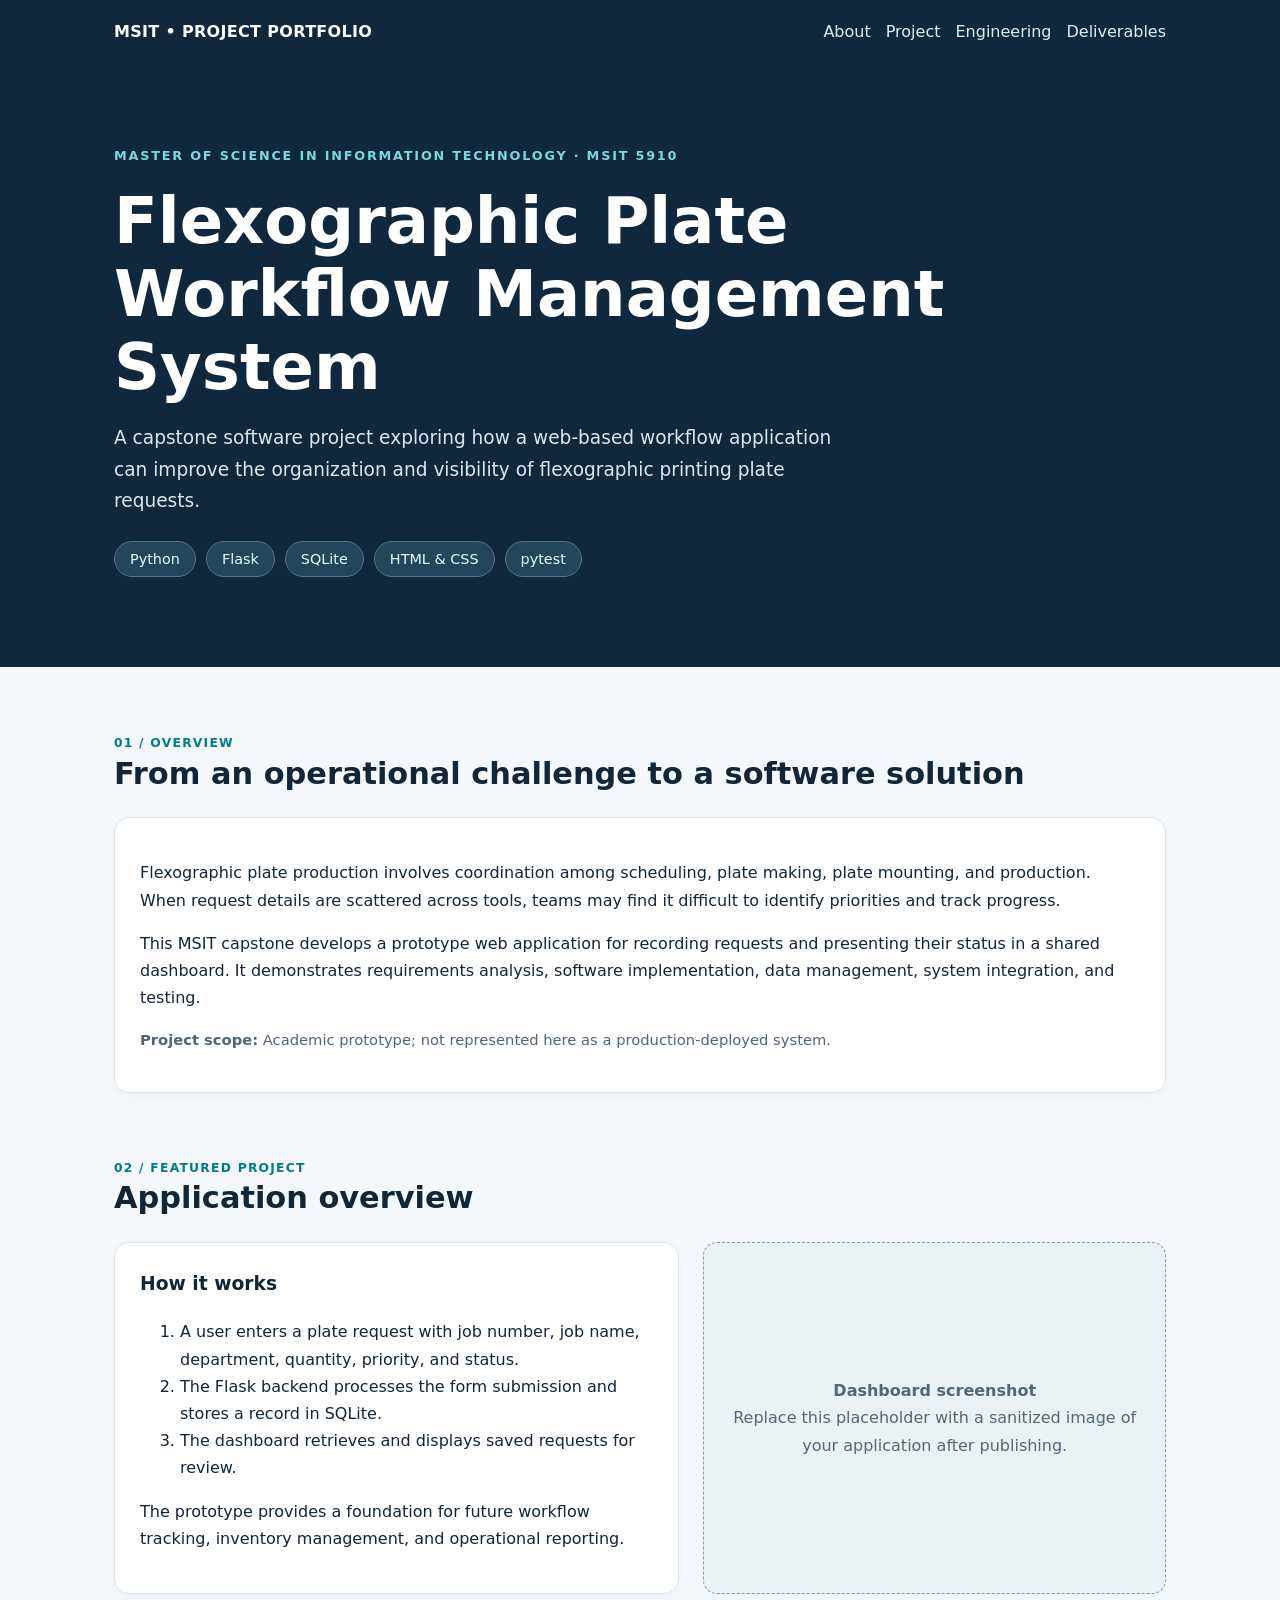
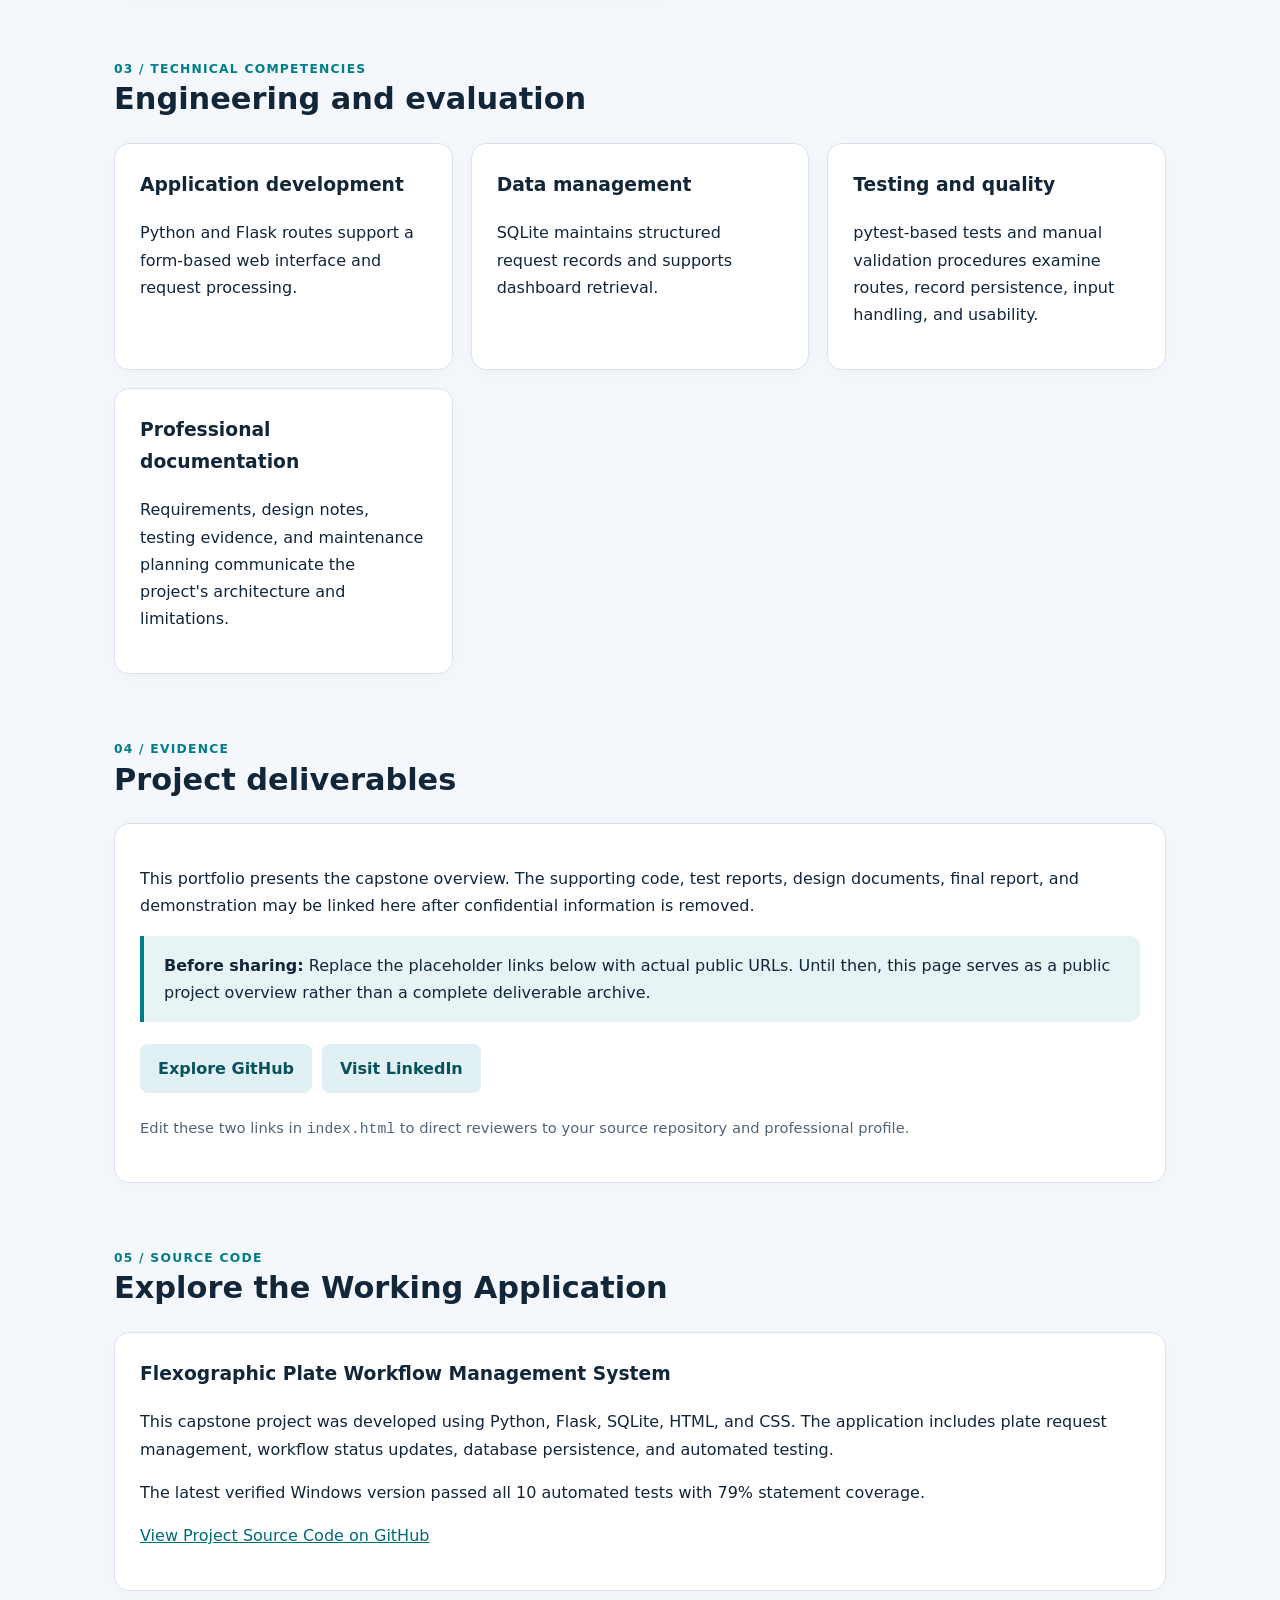
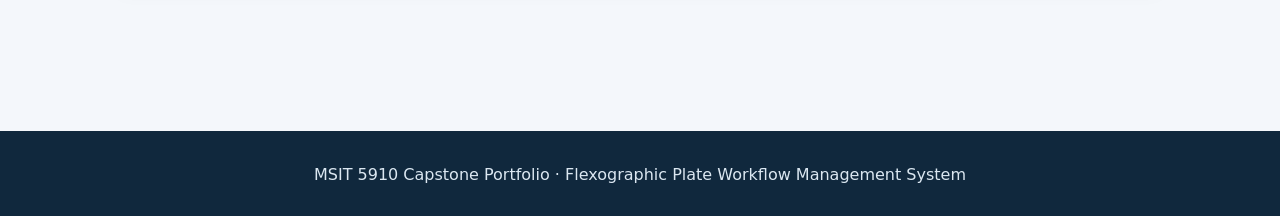
<file: index.html>
<!DOCTYPE html>
<html lang="en">
<head>
<meta charset="UTF-8"><meta name="viewport" content="width=device-width, initial-scale=1">
<meta name="description" content="MSIT 5910 capstone portfolio showcasing a Flexographic Plate Workflow Management System built with Python, Flask, SQLite, HTML and CSS.">
<title>MSIT Capstone | Flexographic Plate Workflow Management System</title>
<style>
:root{--ink:#12263a;--sub:#50647a;--accent:#007e88;--bg:#f4f7fb;--card:#fff;--line:#dbe4ec}*{box-sizing:border-box}html{scroll-behavior:smooth}body{margin:0;font:16px/1.7 system-ui,-apple-system,Segoe UI,Arial,sans-serif;color:var(--ink);background:var(--bg)}a{color:#006b78}a:focus-visible{outline:3px solid #ef9f33;outline-offset:3px}header{background:#10283d;color:#fff}nav{max-width:1100px;margin:auto;padding:18px 24px;display:flex;justify-content:space-between;align-items:center;gap:20px;flex-wrap:wrap}nav a{color:#d5f3f5;text-decoration:none;margin-left:15px}nav a:hover{text-decoration:underline}.brand{font-weight:750;letter-spacing:.02em}.hero{max-width:1100px;margin:auto;padding:82px 24px 90px}.eyebrow{text-transform:uppercase;letter-spacing:.14em;color:#75d9dd;font-weight:700;font-size:.8rem}h1{font-size:clamp(2.25rem,5.8vw,4rem);line-height:1.14;margin:18px 0;max-width:850px}h2{font-size:1.9rem;line-height:1.2;margin-top:0}.hero p{max-width:720px;color:#d9e7f1;font-size:1.16rem}.pills{display:flex;gap:10px;flex-wrap:wrap;margin-top:24px}.pills span{background:#24465d;color:#e6fbfc;border:1px solid #517589;border-radius:24px;padding:5px 15px;font-size:.9rem}main{max-width:1100px;margin:auto;padding:36px 24px 80px}section{margin:25px 0 60px}.grid{display:grid;grid-template-columns:repeat(auto-fit,minmax(260px,1fr));gap:18px}.card{background:var(--card);border:1px solid var(--line);border-radius:15px;padding:25px;box-shadow:0 4px 18px #17395a08}.card h3{margin-top:0}.tag{font-size:.77rem;text-transform:uppercase;letter-spacing:.1em;font-weight:750;color:var(--accent)}.note{border-left:4px solid var(--accent);background:#e8f3f5;padding:16px 20px;border-radius:0 10px 10px 0}.button{display:inline-block;background:#007780;color:white;text-decoration:none;border-radius:8px;padding:11px 18px;font-weight:650;margin:6px 10px 6px 0}.button:hover{background:#005961}.button.secondary{background:#e1f0f2;color:#07525d}.feature{display:grid;grid-template-columns:1.1fr .9fr;gap:24px}.mockup{background:#eaf2f6;border:1px dashed #7e9ba9;border-radius:14px;padding:35px 20px;text-align:center;color:#526878;min-height:220px;display:flex;align-items:center;justify-content:center;flex-direction:column}.small{font-size:.92rem;color:var(--sub)}footer{background:#10283d;color:#dbe7f1;padding:30px 24px;text-align:center}@media(max-width:700px){.feature{grid-template-columns:1fr}nav a{margin-left:0;margin-right:14px}.hero{padding:60px 24px}}
</style>
</head>
<body>
<header><nav aria-label="Main navigation"><span class="brand">MSIT • PROJECT PORTFOLIO</span><div><a href="#about">About</a><a href="#project">Project</a><a href="#engineering">Engineering</a><a href="#deliverables">Deliverables</a></div></nav>
<div class="hero"><div class="eyebrow">Master of Science in Information Technology · MSIT 5910</div><h1>Flexographic Plate Workflow Management System</h1><p>A capstone software project exploring how a web-based workflow application can improve the organization and visibility of flexographic printing plate requests.</p><div class="pills"><span>Python</span><span>Flask</span><span>SQLite</span><span>HTML & CSS</span><span>pytest</span></div></div></header>
<main>
<section id="about"><span class="tag">01 / Overview</span><h2>From an operational challenge to a software solution</h2><div class="card"><p>Flexographic plate production involves coordination among scheduling, plate making, plate mounting, and production. When request details are scattered across tools, teams may find it difficult to identify priorities and track progress.</p><p>This MSIT capstone develops a prototype web application for recording requests and presenting their status in a shared dashboard. It demonstrates requirements analysis, software implementation, data management, system integration, and testing.</p><p class="small"><strong>Project scope:</strong> Academic prototype; not represented here as a production-deployed system.</p></div></section>
<section id="project"><span class="tag">02 / Featured project</span><h2>Application overview</h2><div class="feature"><div class="card"><h3>How it works</h3><ol><li>A user enters a plate request with job number, job name, department, quantity, priority, and status.</li><li>The Flask backend processes the form submission and stores a record in SQLite.</li><li>The dashboard retrieves and displays saved requests for review.</li></ol><p>The prototype provides a foundation for future workflow tracking, inventory management, and operational reporting.</p></div><div class="mockup"><strong>Dashboard screenshot</strong><span>Replace this placeholder with a sanitized image of your application after publishing.</span></div></div></section>
<section id="engineering"><span class="tag">03 / Technical competencies</span><h2>Engineering and evaluation</h2><div class="grid"><article class="card"><h3>Application development</h3><p>Python and Flask routes support a form-based web interface and request processing.</p></article><article class="card"><h3>Data management</h3><p>SQLite maintains structured request records and supports dashboard retrieval.</p></article><article class="card"><h3>Testing and quality</h3><p>pytest-based tests and manual validation procedures examine routes, record persistence, input handling, and usability.</p></article><article class="card"><h3>Professional documentation</h3><p>Requirements, design notes, testing evidence, and maintenance planning communicate the project's architecture and limitations.</p></article></div></section>
<section id="deliverables"><span class="tag">04 / Evidence</span><h2>Project deliverables</h2><div class="card"><p>This portfolio presents the capstone overview. The supporting code, test reports, design documents, final report, and demonstration may be linked here after confidential information is removed.</p><div class="note"><strong>Before sharing:</strong> Replace the placeholder links below with actual public URLs. Until then, this page serves as a public project overview rather than a complete deliverable archive.</div><p><a class="button secondary" href="https://github.com" target="_blank" rel="noopener noreferrer">Explore GitHub</a><a class="button secondary" href="https://www.linkedin.com" target="_blank" rel="noopener noreferrer">Visit LinkedIn</a></p><p class="small">Edit these two links in <code>index.html</code> to direct reviewers to your source repository and professional profile.</p></div></section>

<section id="source-code">
  <span class="tag">05 / Source Code</span>
  <h2>Explore the Working Application</h2>

  <div class="card">
    <h3>Flexographic Plate Workflow Management System</h3>

    <p>
      This capstone project was developed using Python,
      Flask, SQLite, HTML, and CSS. The application
      includes plate request management, workflow status
      updates, database persistence, and automated testing.
    </p>

    <p>
      The latest verified Windows version passed all
      10 automated tests with 79% statement coverage.
    </p>

    <p>
      <a href="https://github.com/David-83/flexographic-workflow-management-system"
         target="_blank"
         rel="noopener noreferrer">
        View Project Source Code on GitHub
      </a>
    </p>
  </div>
</section>

</main><footer>MSIT 5910 Capstone Portfolio · Flexographic Plate Workflow Management System</footer>
</body></html>
</file>
